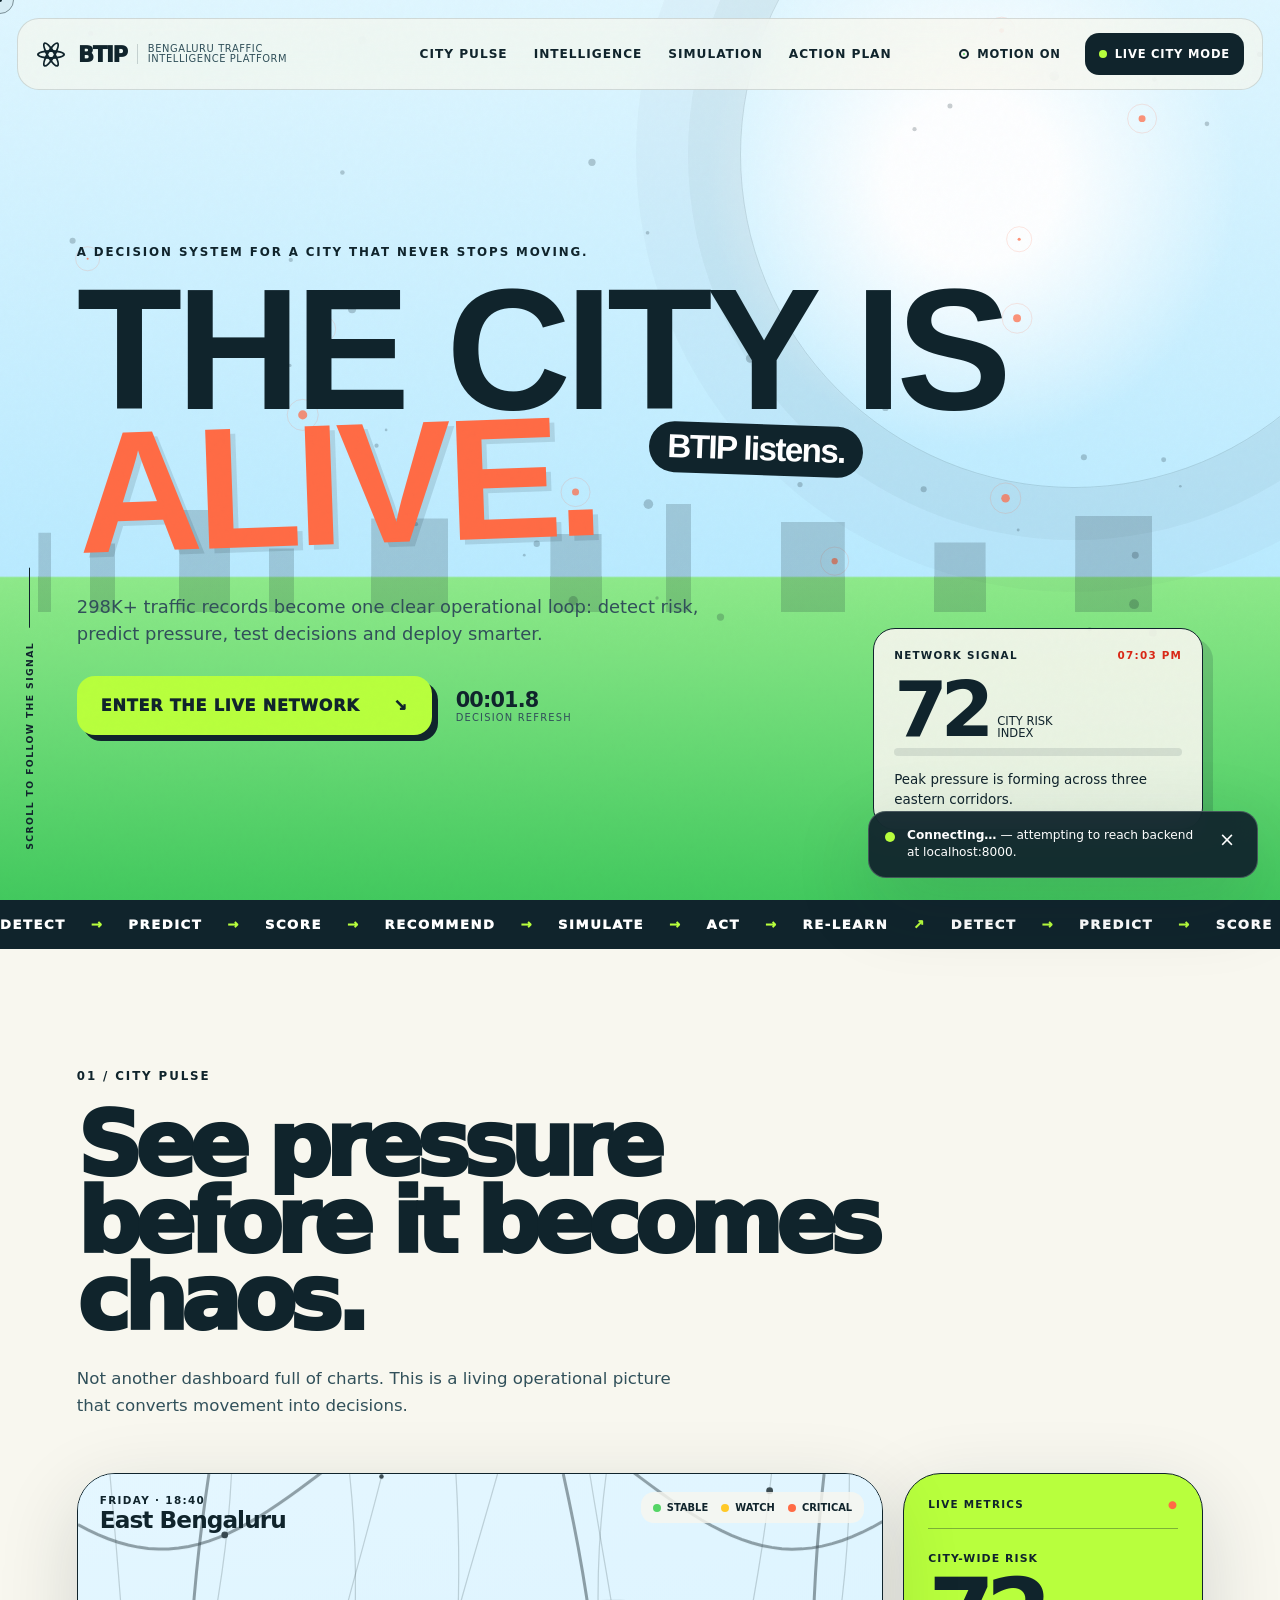
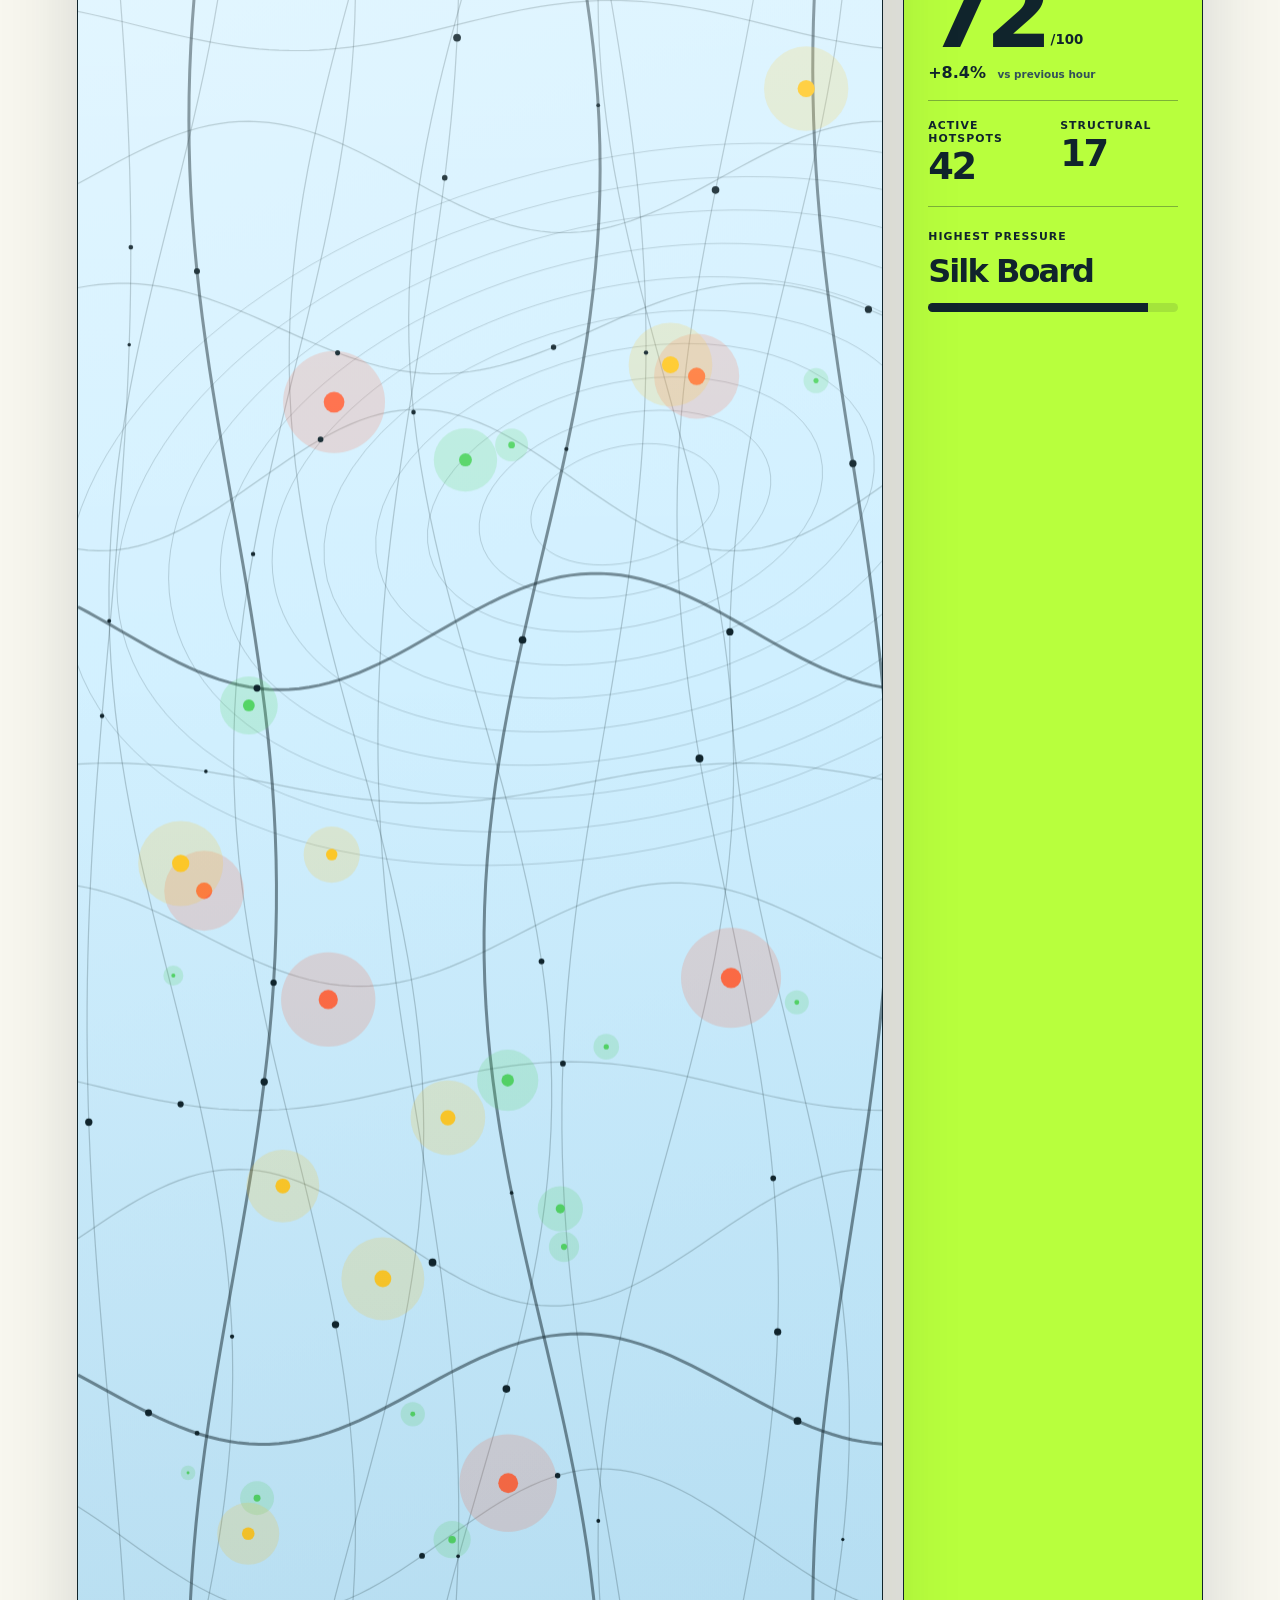
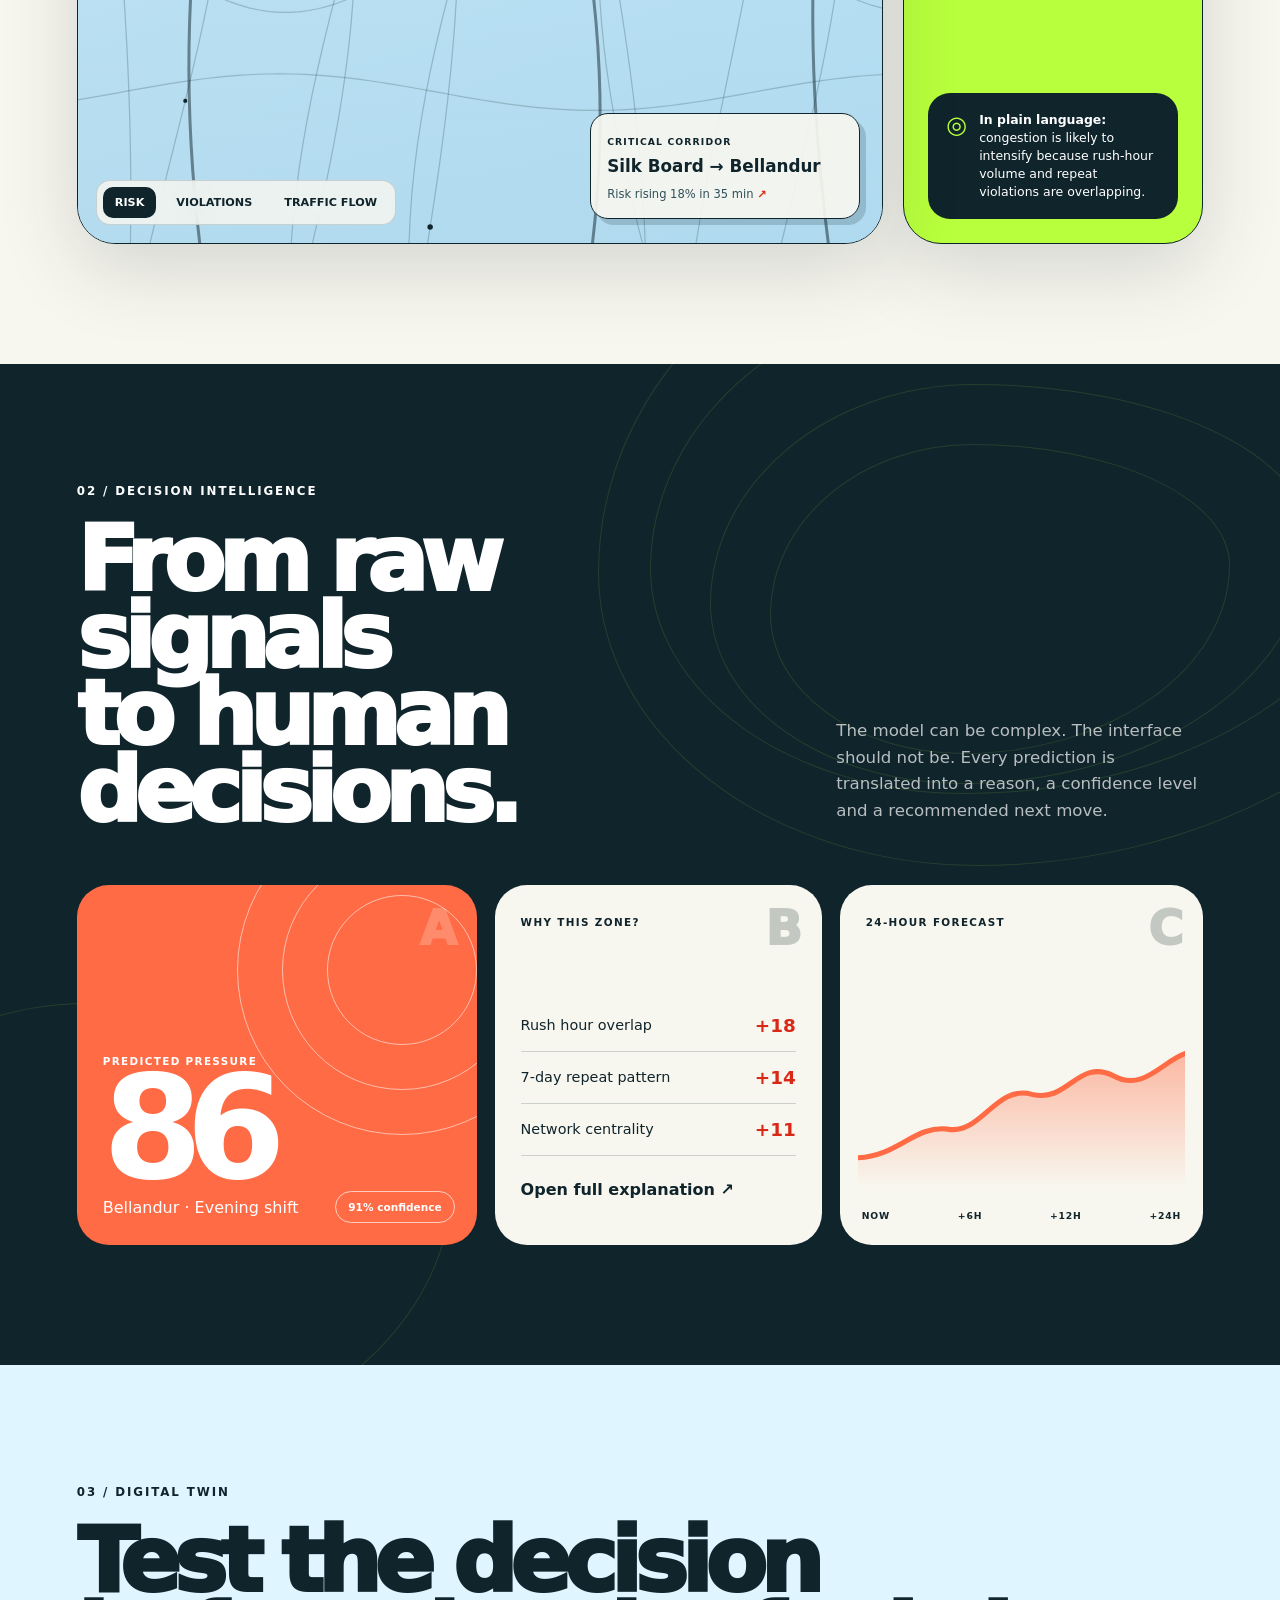
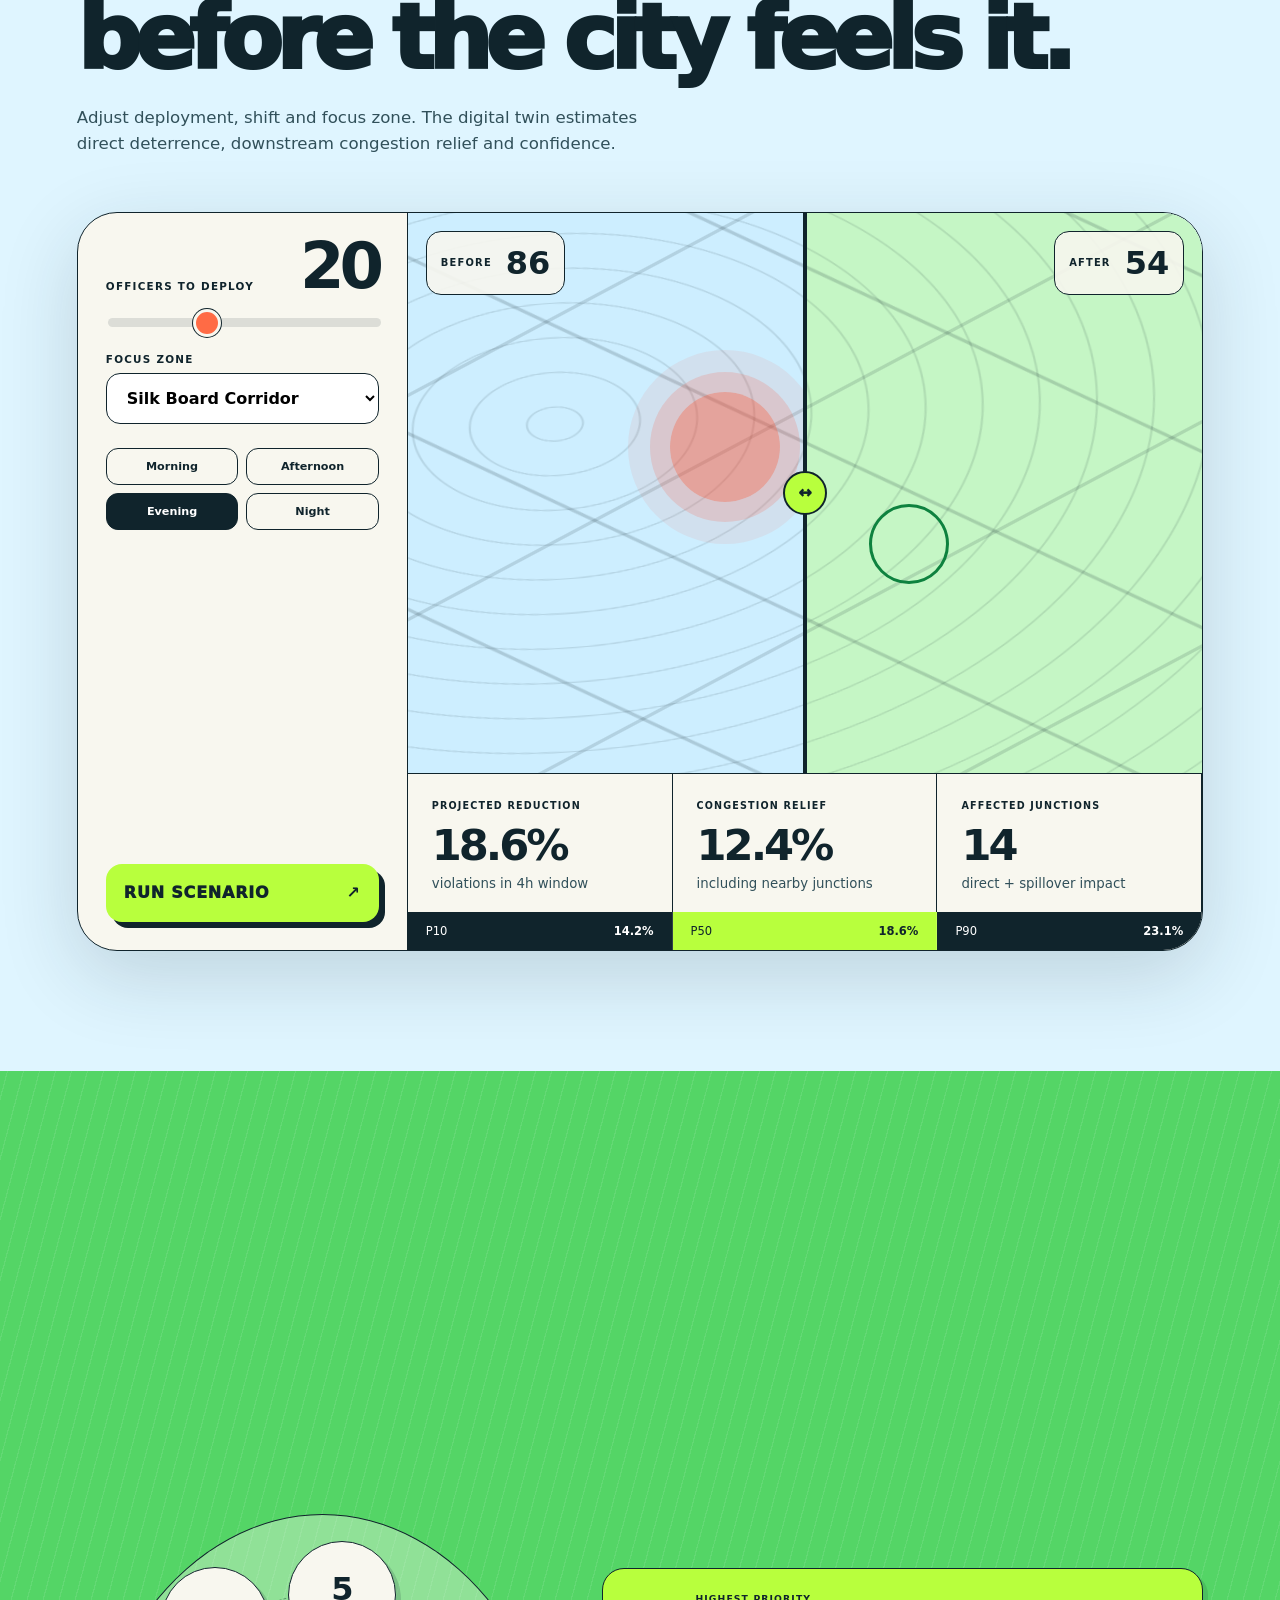
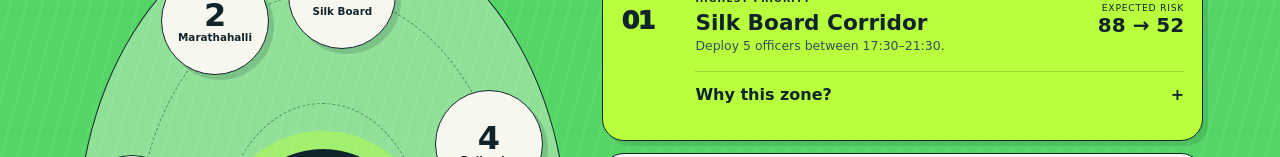
<file: BTIP_EventDriven_Congestion_FullStack_JudgeTour/btip_frontend_integrated/index.html>
<!DOCTYPE html>
<html lang="en">
<head>
  <meta charset="UTF-8" />
  <meta name="viewport" content="width=device-width, initial-scale=1.0" />
  <meta name="theme-color" content="#d9f2ff" />
  <meta name="description" content="BTIP — Bengaluru Traffic Intelligence Platform frontend concept." />
  <title>BTIP — Bengaluru Traffic Intelligence Platform</title>
  <link rel="stylesheet" href="styles.css" />
</head>
<body>
  <div class="cursor-orbit" aria-hidden="true"></div>
  <div class="grain" aria-hidden="true"></div>

  <header class="topbar" id="topbar">
    <a class="brand" href="#hero" aria-label="BTIP home">
      <span class="brand-mark" aria-hidden="true">
        <span></span><span></span><span></span>
      </span>
      <span class="brand-word">BTIP</span>
      <span class="brand-sub">Bengaluru Traffic<br/>Intelligence Platform</span>
    </a>

    <nav class="nav" aria-label="Primary navigation">
      <a href="#pulse">City pulse</a>
      <a href="#intelligence">Intelligence</a>
      <a href="#simulation">Simulation</a>
      <a href="#recommendations">Action plan</a>
    </nav>

    <div class="top-actions">
      <button class="sound-toggle" id="motionToggle" type="button" aria-pressed="false">
        <span class="motion-dot"></span>
        Motion on
      </button>
      <button class="live-pill" type="button" data-jump="#pulse">
        <span class="live-dot"></span>
        Live city mode
      </button>
    </div>
  </header>

  <main>
    <section class="hero" id="hero" aria-labelledby="hero-title">
      <canvas class="hero-canvas" id="heroCanvas" aria-hidden="true"></canvas>
      <div class="hero-skyline" aria-hidden="true"></div>
      <div class="hero-copy">
        <p class="eyebrow reveal">A decision system for a city that never stops moving.</p>
        <h1 id="hero-title" class="reveal">
          The city is<br />
          <span class="alive-word">alive.</span>
          <span class="hero-small">BTIP listens.</span>
        </h1>
        <p class="hero-intro reveal">
          298K+ traffic records become one clear operational loop:
          detect risk, predict pressure, test decisions and deploy smarter.
        </p>
        <div class="hero-cta reveal">
          <button class="primary-cta magnetic" type="button" data-jump="#pulse">
            Enter the live network
            <span aria-hidden="true">↘</span>
          </button>
          <div class="micro-stat">
            <strong>00:01.8</strong>
            <span>decision refresh</span>
          </div>
        </div>
      </div>

      <div class="hero-signal-card reveal" aria-label="Current network status">
        <div class="signal-card-top">
          <span>NETWORK SIGNAL</span>
          <span class="signal-time" id="signalTime">LIVE</span>
        </div>
        <div class="signal-score">
          <strong id="heroRisk">72</strong>
          <span>city risk<br/>index</span>
        </div>
        <div class="signal-bar"><span style="--signal:72%"></span></div>
        <p>Peak pressure is forming across three eastern corridors.</p>
      </div>

      <div class="hero-scroll" aria-hidden="true">
        <span>SCROLL TO FOLLOW THE SIGNAL</span>
        <i></i>
      </div>
    </section>

    <section class="loop-ribbon" aria-label="BTIP intelligence loop">
      <div class="ribbon-track">
        <span>DETECT</span><i>→</i><span>PREDICT</span><i>→</i><span>SCORE</span><i>→</i>
        <span>RECOMMEND</span><i>→</i><span>SIMULATE</span><i>→</i><span>ACT</span><i>→</i><span>RE-LEARN</span><i>↗</i>
        <span>DETECT</span><i>→</i><span>PREDICT</span><i>→</i><span>SCORE</span><i>→</i>
        <span>RECOMMEND</span><i>→</i><span>SIMULATE</span><i>→</i><span>ACT</span><i>→</i><span>RE-LEARN</span><i>↗</i>
      </div>
    </section>

    <section class="pulse-section section-pad" id="pulse">
      <div class="section-head reveal">
        <p class="section-kicker">01 / CITY PULSE</p>
        <h2>See pressure<br/>before it becomes chaos.</h2>
        <p>Not another dashboard full of charts. This is a living operational picture that converts movement into decisions.</p>
      </div>

      <div class="pulse-grid">
        <article class="network-stage reveal" id="networkStage">
          <canvas id="networkCanvas" aria-label="Animated traffic network visualization"></canvas>
          <div class="network-overlay top-left">
            <span>FRIDAY · 18:40</span>
            <strong>East Bengaluru</strong>
          </div>
          <div class="network-overlay bottom-left">
            <button class="layer-chip is-active" data-layer="risk">Risk</button>
            <button class="layer-chip" data-layer="violations">Violations</button>
            <button class="layer-chip" data-layer="flow">Traffic flow</button>
          </div>
          <div class="network-legend">
            <span><i class="legend-low"></i>stable</span>
            <span><i class="legend-mid"></i>watch</span>
            <span><i class="legend-high"></i>critical</span>
          </div>
          <button class="map-focus-card" type="button" id="mapFocusCard">
            <small>CRITICAL CORRIDOR</small>
            <strong>Silk Board → Bellandur</strong>
            <span>Risk rising 18% in 35 min <b>↗</b></span>
          </button>
        </article>

        <aside class="pulse-rail reveal">
          <div class="rail-topline">
            <span>LIVE METRICS</span>
            <span class="blink">●</span>
          </div>
          <div class="metric-block metric-main">
            <span>city-wide risk</span>
            <strong><em id="cityRiskMetric">72</em><small>/100</small></strong>
            <div class="metric-trend">+8.4% <span>vs previous hour</span></div>
          </div>
          <div class="metric-pair">
            <div>
              <span>active hotspots</span>
              <strong id="hotspotMetric">42</strong>
            </div>
            <div>
              <span>structural</span>
              <strong>17</strong>
            </div>
          </div>
          <div class="metric-block">
            <span>highest pressure</span>
            <strong class="metric-place">Silk Board</strong>
            <div class="meter"><span style="--value:88%"></span></div>
          </div>
          <div class="human-note">
            <span class="human-icon">◎</span>
            <p><b>In plain language:</b> congestion is likely to intensify because rush-hour volume and repeat violations are overlapping.</p>
          </div>
        </aside>
      </div>
    </section>

    <section class="intelligence-section" id="intelligence">
      <div class="terrain" aria-hidden="true">
        <span class="terrain-line line-a"></span>
        <span class="terrain-line line-b"></span>
        <span class="terrain-line line-c"></span>
      </div>
      <div class="section-pad intelligence-inner">
        <div class="section-head split reveal">
          <div>
            <p class="section-kicker">02 / DECISION INTELLIGENCE</p>
            <h2>From raw signals<br/>to human decisions.</h2>
          </div>
          <p>The model can be complex. The interface should not be. Every prediction is translated into a reason, a confidence level and a recommended next move.</p>
        </div>

        <div class="intelligence-cards">
          <article class="int-card int-card-primary reveal tilt-card">
            <div class="card-index">A</div>
            <div class="card-orbit" aria-hidden="true"><span></span><span></span><span></span></div>
            <div class="int-card-copy">
              <small>PREDICTED PRESSURE</small>
              <strong>86</strong>
              <p>Bellandur · Evening shift</p>
            </div>
            <div class="confidence-pill">91% confidence</div>
          </article>

          <article class="int-card reveal tilt-card">
            <div class="card-index">B</div>
            <small>WHY THIS ZONE?</small>
            <ul class="reason-list">
              <li><span>Rush hour overlap</span><b>+18</b></li>
              <li><span>7-day repeat pattern</span><b>+14</b></li>
              <li><span>Network centrality</span><b>+11</b></li>
            </ul>
            <button class="text-button" type="button">Open full explanation ↗</button>
          </article>

          <article class="int-card reveal tilt-card">
            <div class="card-index">C</div>
            <small>24-HOUR FORECAST</small>
            <svg class="forecast-spark" viewBox="0 0 320 150" role="img" aria-label="Risk forecast chart">
              <defs>
                <linearGradient id="areaFill" x1="0" x2="0" y1="0" y2="1">
                  <stop offset="0%" stop-color="#ff6b45" stop-opacity=".45"/>
                  <stop offset="100%" stop-color="#ff6b45" stop-opacity="0"/>
                </linearGradient>
              </defs>
              <path class="forecast-area" d="M0,120 C40,118 55,88 88,92 C120,98 135,48 170,58 C205,67 215,22 250,40 C279,56 298,25 320,18 L320,150 L0,150Z" fill="url(#areaFill)"/>
              <path class="forecast-line" d="M0,120 C40,118 55,88 88,92 C120,98 135,48 170,58 C205,67 215,22 250,40 C279,56 298,25 320,18" fill="none"/>
            </svg>
            <div class="forecast-axis"><span>NOW</span><span>+6H</span><span>+12H</span><span>+24H</span></div>
          </article>
        </div>
      </div>
    </section>

    <section class="simulation-section section-pad" id="simulation">
      <div class="section-head reveal">
        <p class="section-kicker">03 / DIGITAL TWIN</p>
        <h2>Test the decision<br/>before the city feels it.</h2>
        <p>Adjust deployment, shift and focus zone. The digital twin estimates direct deterrence, downstream congestion relief and confidence.</p>
      </div>

      <div class="sim-shell reveal">
        <div class="sim-controls">
          <div class="control-label">
            <span>OFFICERS TO DEPLOY</span>
            <strong id="officerValue">20</strong>
          </div>
          <input id="officerRange" type="range" min="4" max="50" value="20" aria-label="Officers to deploy" />

          <label class="select-wrap">
            <span>FOCUS ZONE</span>
            <select id="zoneSelect">
              <option value="silk">Silk Board Corridor</option>
              <option value="bellandur">Bellandur Junction</option>
              <option value="hebbal">Hebbal Flyover</option>
              <option value="tin">Tin Factory</option>
            </select>
          </label>

          <div class="shift-control" role="group" aria-label="Shift selection">
            <button type="button" data-shift="Morning">Morning</button>
            <button type="button" data-shift="Afternoon">Afternoon</button>
            <button type="button" class="is-active" data-shift="Evening">Evening</button>
            <button type="button" data-shift="Night">Night</button>
          </div>

          <button id="runSimulation" class="run-sim magnetic" type="button">
            <span>RUN SCENARIO</span>
            <b>↗</b>
          </button>
        </div>

        <div class="sim-visual">
          <div class="sim-map before-map">
            <div class="map-label"><span>BEFORE</span><strong id="beforeRisk">86</strong></div>
            <div class="road-field" aria-hidden="true"></div>
            <div class="hotspot hotspot-one"></div>
            <div class="hotspot hotspot-two"></div>
            <div class="hotspot hotspot-three"></div>
          </div>
          <div class="sim-map after-map" id="afterMap">
            <div class="map-label"><span>AFTER</span><strong id="afterRisk">54</strong></div>
            <div class="road-field" aria-hidden="true"></div>
            <div class="relief-ring ring-one"></div>
            <div class="relief-ring ring-two"></div>
          </div>
          <button class="compare-handle" id="compareHandle" type="button" aria-label="Drag to compare before and after">
            <span>↔</span>
          </button>
        </div>

        <div class="sim-results">
          <div class="result-card">
            <span>PROJECTED REDUCTION</span>
            <strong><em id="reductionValue">18.6</em>%</strong>
            <small>violations in 4h window</small>
          </div>
          <div class="result-card">
            <span>CONGESTION RELIEF</span>
            <strong><em id="reliefValue">12.4</em>%</strong>
            <small>including nearby junctions</small>
          </div>
          <div class="result-card">
            <span>AFFECTED JUNCTIONS</span>
            <strong><em id="junctionValue">14</em></strong>
            <small>direct + spillover impact</small>
          </div>
          <div class="confidence-strip">
            <div><span>P10</span><b id="p10Value">14.2%</b></div>
            <div class="median"><span>P50</span><b id="p50Value">18.6%</b></div>
            <div><span>P90</span><b id="p90Value">23.1%</b></div>
          </div>
        </div>
      </div>
    </section>

    <section class="recommendations-section" id="recommendations">
      <div class="section-pad">
        <div class="section-head split reveal">
          <div>
            <p class="section-kicker">04 / ACTION PLAN</p>
            <h2>A plan people<br/>can trust and use.</h2>
          </div>
          <p>Every allocation is ranked, explained and ready to hand to an operations team—not buried inside model output.</p>
        </div>

        <div class="recommendation-layout">
          <div class="deployment-orbit reveal" aria-label="Animated deployment visualization">
            <div class="orbit-center">
              <small>20 OFFICERS</small>
              <strong>6 zones</strong>
              <span>optimal allocation</span>
            </div>
            <button class="orbit-node node-one" type="button"><b>5</b><span>Silk Board</span></button>
            <button class="orbit-node node-two" type="button"><b>4</b><span>Bellandur</span></button>
            <button class="orbit-node node-three" type="button"><b>4</b><span>Hebbal</span></button>
            <button class="orbit-node node-four" type="button"><b>3</b><span>Tin Factory</span></button>
            <button class="orbit-node node-five" type="button"><b>2</b><span>KR Puram</span></button>
            <button class="orbit-node node-six" type="button"><b>2</b><span>Marathahalli</span></button>
          </div>

          <div class="recommendation-stack reveal">
            <article class="recommendation-card featured">
              <div class="rec-rank">01</div>
              <div class="rec-main">
                <small>HIGHEST PRIORITY</small>
                <h3>Silk Board Corridor</h3>
                <p>Deploy 5 officers between 17:30–21:30.</p>
              </div>
              <div class="rec-impact"><span>expected risk</span><strong>88 → 52</strong></div>
              <button class="rec-expand" type="button" aria-expanded="false">Why this zone? <span>+</span></button>
              <div class="rec-detail">
                <p>Repeat offences, rush-hour demand and network centrality combine to make this the strongest intervention point.</p>
              </div>
            </article>

            <article class="recommendation-card">
              <div class="rec-rank">02</div>
              <div class="rec-main"><small>HIGH PRIORITY</small><h3>Bellandur Junction</h3><p>Deploy 4 officers with mobile patrol support.</p></div>
              <div class="rec-impact"><span>expected risk</span><strong>84 → 58</strong></div>
              <button class="rec-expand" type="button" aria-expanded="false">Why this zone? <span>+</span></button>
              <div class="rec-detail"><p>High persistence and spillover potential mean one intervention can influence multiple adjacent junctions.</p></div>
            </article>

            <article class="recommendation-card">
              <div class="rec-rank">03</div>
              <div class="rec-main"><small>NETWORK PRIORITY</small><h3>Hebbal Flyover</h3><p>Deploy 4 officers and watch northbound flow.</p></div>
              <div class="rec-impact"><span>expected risk</span><strong>79 → 61</strong></div>
              <button class="rec-expand" type="button" aria-expanded="false">Why this zone? <span>+</span></button>
              <div class="rec-detail"><p>Its structural importance is higher than its raw violation count, making it a hidden leverage point.</p></div>
            </article>
          </div>
        </div>
      </div>
    </section>

    <section class="closing-section">
      <canvas id="closingCanvas" aria-hidden="true"></canvas>
      <div class="closing-copy reveal">
        <p>BUILT FOR BENGALURU. DESIGNED FOR DECISIONS.</p>
        <h2>Less reaction.<br/><span>More anticipation.</span></h2>
        <button class="primary-cta closing-cta magnetic" type="button" data-jump="#hero">Return to the city pulse ↑</button>
      </div>
      <div class="closing-data">
        <span>HDBSCAN</span><span>LIGHTGBM</span><span>LSTM</span><span>GRAPH INTELLIGENCE</span><span>ILP + PPO</span><span>DIGITAL TWIN</span>
      </div>
    </section>
  </main>

  <div class="demo-toast" id="demoToast" role="status" aria-live="polite">
    <span class="toast-dot"></span>
    <p><b>Connecting…</b> — attempting to reach backend at localhost:8000.</p>
    <button type="button" id="closeToast" aria-label="Close notification">×</button>
  </div>

  <script src="app.js"></script>
</body>
</html>
</file>
<file: BTIP_EventDriven_Congestion_FullStack_JudgeTour/btip_frontend_integrated/styles.css>
:root {
  --ink: #10242c;
  --ink-soft: #31505a;
  --sky: #dff5ff;
  --sky-2: #bfeaff;
  --paper: #f8f7ef;
  --grass: #54d566;
  --grass-deep: #0e823f;
  --lime: #b8ff3d;
  --signal: #ff6b45;
  --signal-deep: #d92816;
  --electric: #2f73ff;
  --yellow: #ffc928;
  --white: #ffffff;
  --line: rgba(16, 36, 44, .18);
  --shadow: 0 24px 80px rgba(16, 36, 44, .16);
  --radius-xl: 38px;
  --radius-lg: 28px;
  --ease: cubic-bezier(.2,.85,.25,1);
}

* { box-sizing: border-box; }
html { scroll-behavior: smooth; }
body {
  margin: 0;
  color: var(--ink);
  background: var(--paper);
  font-family: Inter, ui-sans-serif, system-ui, -apple-system, BlinkMacSystemFont, "Segoe UI", sans-serif;
  overflow-x: hidden;
}
body.motion-off *, body.motion-off *::before, body.motion-off *::after {
  animation-play-state: paused !important;
  transition-duration: 0.01ms !important;
}
button, select, input { font: inherit; }
button { color: inherit; }
a { color: inherit; text-decoration: none; }

.grain {
  position: fixed;
  inset: 0;
  pointer-events: none;
  opacity: .12;
  z-index: 100;
  background-image: url("data:image/svg+xml,%3Csvg viewBox='0 0 180 180' xmlns='http://www.w3.org/2000/svg'%3E%3Cfilter id='n'%3E%3CfeTurbulence type='fractalNoise' baseFrequency='.9' numOctaves='3' stitchTiles='stitch'/%3E%3C/filter%3E%3Crect width='100%25' height='100%25' filter='url(%23n)' opacity='.18'/%3E%3C/svg%3E");
  mix-blend-mode: multiply;
}
.cursor-orbit {
  position: fixed;
  width: 28px;
  height: 28px;
  border: 1px solid rgba(16,36,44,.45);
  border-radius: 50%;
  z-index: 200;
  pointer-events: none;
  transform: translate(-50%, -50%);
  transition: width .25s var(--ease), height .25s var(--ease), background .25s var(--ease), opacity .25s;
  backdrop-filter: invert(.04);
}
.cursor-orbit::after {
  content: "";
  position: absolute;
  width: 4px;
  height: 4px;
  background: var(--ink);
  border-radius: 50%;
  left: 50%; top: 50%; transform: translate(-50%, -50%);
}
.cursor-orbit.is-hover { width: 58px; height: 58px; background: rgba(184,255,61,.22); }

.topbar {
  position: fixed;
  top: 18px;
  left: 50%;
  transform: translateX(-50%);
  width: min(1420px, calc(100% - 34px));
  height: 72px;
  display: grid;
  grid-template-columns: 1.1fr auto 1fr;
  align-items: center;
  gap: 20px;
  padding: 0 18px 0 16px;
  background: rgba(248,247,239,.72);
  border: 1px solid rgba(16,36,44,.14);
  border-radius: 22px;
  backdrop-filter: blur(18px) saturate(150%);
  z-index: 90;
  transition: background .3s, box-shadow .3s, transform .3s;
}
.topbar.scrolled { box-shadow: 0 12px 45px rgba(16,36,44,.12); background: rgba(248,247,239,.9); }
.brand { display: flex; align-items: center; gap: 10px; min-width: 0; }
.brand-mark { width: 34px; height: 34px; display: grid; place-items: center; position: relative; flex: 0 0 auto; }
.brand-mark span { position: absolute; width: 28px; height: 9px; border: 2px solid var(--ink); border-radius: 50%; transform: rotate(var(--r)); }
.brand-mark span:nth-child(1) { --r: 0deg; }
.brand-mark span:nth-child(2) { --r: 60deg; }
.brand-mark span:nth-child(3) { --r: -60deg; }
.brand-word { font-weight: 950; letter-spacing: -.06em; font-size: 1.32rem; }
.brand-sub { font-size: .62rem; line-height: 1.05; letter-spacing: .06em; text-transform: uppercase; color: var(--ink-soft); border-left: 1px solid var(--line); padding-left: 10px; }
.nav { display: flex; align-items: center; gap: 26px; font-size: .76rem; text-transform: uppercase; letter-spacing: .08em; font-weight: 750; }
.nav a { position: relative; }
.nav a::after { content:""; position:absolute; left:0; right:100%; bottom:-6px; height:2px; background:var(--signal); transition:right .25s var(--ease); }
.nav a:hover::after { right:0; }
.top-actions { display: flex; align-items: center; justify-content: flex-end; gap: 10px; }
.sound-toggle, .live-pill {
  border: 0;
  height: 42px;
  border-radius: 14px;
  padding: 0 14px;
  cursor: pointer;
  font-size: .72rem;
  font-weight: 800;
  text-transform: uppercase;
  letter-spacing: .07em;
}
.sound-toggle { background: transparent; display:flex; align-items:center; gap:8px; }
.motion-dot { width:10px; height:10px; border-radius:50%; border:2px solid var(--ink); position:relative; }
.motion-dot::after { content:""; position:absolute; inset:2px; border-radius:50%; background:var(--grass); }
.live-pill { background: var(--ink); color: var(--white); display:flex; align-items:center; gap:8px; }
.live-dot { width:8px; height:8px; border-radius:50%; background:var(--lime); box-shadow:0 0 0 0 rgba(184,255,61,.7); animation:pulseDot 1.8s infinite; }
@keyframes pulseDot { 70% { box-shadow:0 0 0 9px rgba(184,255,61,0); } 100% { box-shadow:0 0 0 0 rgba(184,255,61,0); } }

.hero {
  min-height: 100svh;
  position: relative;
  overflow: hidden;
  padding: 150px max(6vw, 32px) 70px;
  background:
    radial-gradient(circle at 76% 20%, rgba(255,255,255,.95) 0 7%, transparent 22%),
    linear-gradient(180deg, #dff6ff 0%, #b9eaff 64%, #8ee98a 64.2%, #42c95e 100%);
  display: grid;
  align-items: center;
}
.hero::before {
  content:"";
  position:absolute;
  width: 52vw;
  height: 52vw;
  min-width: 640px;
  min-height: 640px;
  border: 1px solid rgba(16,36,44,.14);
  border-radius: 50%;
  right: -10vw;
  top: -14vw;
  box-shadow: 0 0 0 52px rgba(16,36,44,.035), 0 0 0 104px rgba(16,36,44,.025);
  animation: breathe 10s ease-in-out infinite;
}
@keyframes breathe { 50% { transform: scale(1.05) rotate(4deg); } }
.hero-canvas { position:absolute; inset:0; width:100%; height:100%; }
.hero-skyline {
  position:absolute; left:0; right:0; bottom:32%; height:120px; opacity:.18;
  background:
    linear-gradient(90deg, transparent 0 3%, var(--ink) 3% 4%, transparent 4% 7%, var(--ink) 7% 9%, transparent 9% 14%, var(--ink) 14% 18%, transparent 18% 21%, var(--ink) 21% 23%, transparent 23% 29%, var(--ink) 29% 35%, transparent 35% 43%, var(--ink) 43% 47%, transparent 47% 52%, var(--ink) 52% 54%, transparent 54% 61%, var(--ink) 61% 66%, transparent 66% 73%, var(--ink) 73% 77%, transparent 77% 84%, var(--ink) 84% 90%, transparent 90%);
  clip-path: polygon(0 70%, 3% 70%, 3% 34%, 4% 34%, 4% 70%, 7% 70%, 7% 43%, 9% 43%, 9% 70%, 14% 70%, 14% 15%, 18% 15%, 18% 70%, 21% 70%, 21% 47%, 23% 47%, 23% 70%, 29% 70%, 29% 22%, 35% 22%, 35% 70%, 43% 70%, 43% 35%, 47% 35%, 47% 70%, 52% 70%, 52% 10%, 54% 10%, 54% 70%, 61% 70%, 61% 25%, 66% 25%, 66% 70%, 73% 70%, 73% 42%, 77% 42%, 77% 70%, 84% 70%, 84% 20%, 90% 20%, 90% 70%, 100% 70%, 100% 100%, 0 100%);
}
.hero-copy { position:relative; z-index:2; max-width: 980px; }
.eyebrow, .section-kicker { font-size:.74rem; font-weight:900; letter-spacing:.16em; text-transform:uppercase; margin:0 0 24px; }
.hero h1 {
  margin:0;
  font-family: Impact, Haettenschweiler, "Arial Narrow Bold", sans-serif;
  text-transform: uppercase;
  letter-spacing: -.035em;
  line-height: .78;
  font-size: clamp(6.2rem, 13.5vw, 14rem);
  font-weight: 900;
}
.alive-word { display:inline-block; color:var(--signal); transform:rotate(-2deg); text-shadow: 5px 5px 0 rgba(16,36,44,.12); }
.hero-small { font-family: Inter, sans-serif; display:inline-block; font-size:clamp(1.4rem, 2.6vw, 3rem); letter-spacing:-.05em; text-transform:none; vertical-align:top; margin: .2em 0 0 .3em; background:var(--ink); color:white; padding:.35em .55em .4em; border-radius:999px; transform:rotate(2deg); }
.hero-intro { max-width:650px; font-size:clamp(1rem,1.4vw,1.35rem); line-height:1.5; margin:42px 0 28px; color:var(--ink-soft); }
.hero-cta { display:flex; align-items:center; gap:24px; }
.primary-cta, .run-sim {
  border:0; cursor:pointer; background:var(--lime); color:var(--ink); font-weight:950; text-transform:uppercase; letter-spacing:.05em;
  box-shadow: 6px 6px 0 var(--ink);
  transition: transform .2s var(--ease), box-shadow .2s var(--ease);
}
.primary-cta { padding:20px 24px; border-radius:18px; display:flex; align-items:center; gap:34px; }
.primary-cta:hover, .run-sim:hover { transform:translate(3px,3px); box-shadow:3px 3px 0 var(--ink); }
.micro-stat { display:flex; flex-direction:column; text-transform:uppercase; }
.micro-stat strong { font-size:1.3rem; letter-spacing:-.04em; }
.micro-stat span { font-size:.62rem; letter-spacing:.12em; color:var(--ink-soft); }
.hero-signal-card {
  position:absolute; right:max(6vw,32px); bottom:70px; z-index:3; width:min(330px,32vw); min-width:280px;
  background:rgba(248,247,239,.9); border:1px solid var(--ink); border-radius:22px; padding:20px; box-shadow:10px 10px 0 rgba(16,36,44,.16); transform:rotate(1deg);
}
.signal-card-top { display:flex; justify-content:space-between; font-size:.65rem; font-weight:900; letter-spacing:.12em; }
.signal-time { color:var(--signal-deep); }
.signal-score { display:flex; align-items:flex-end; gap:10px; margin:18px 0 8px; }
.signal-score strong { font-size:4.8rem; line-height:.8; letter-spacing:-.09em; }
.signal-score span { font-size:.72rem; text-transform:uppercase; line-height:1.1; }
.signal-bar { height:8px; background:rgba(16,36,44,.1); border-radius:99px; overflow:hidden; }
.signal-bar span { display:block; width:var(--signal); height:100%; background:linear-gradient(90deg,var(--grass),var(--yellow),var(--signal)); border-radius:inherit; animation:signalGrow 1.4s var(--ease) both; }
@keyframes signalGrow { from { width:0; } }
.hero-signal-card p { margin:14px 0 0; font-size:.84rem; line-height:1.45; }
.hero-scroll { position:absolute; left:24px; bottom:50px; writing-mode:vertical-rl; transform:rotate(180deg); display:flex; gap:14px; align-items:center; font-size:.58rem; letter-spacing:.15em; font-weight:900; }
.hero-scroll i { display:block; width:1px; height:60px; background:var(--ink); overflow:hidden; }

.loop-ribbon { overflow:hidden; background:var(--ink); color:white; border-top:1px solid var(--ink); border-bottom:1px solid var(--ink); }
.ribbon-track { display:flex; width:max-content; gap:25px; align-items:center; padding:16px 0; font-size:.82rem; font-weight:950; letter-spacing:.12em; animation:ribbon 24s linear infinite; }
.ribbon-track i { color:var(--lime); font-style:normal; }
@keyframes ribbon { to { transform:translateX(-50%); } }

.section-pad { padding:120px max(6vw,32px); }
.section-head { max-width:1100px; margin-bottom:54px; }
.section-head h2 { margin:0; font-size:clamp(3.6rem,7vw,8rem); line-height:.86; letter-spacing:-.075em; font-weight:950; }
.section-head > p:last-child { max-width:610px; line-height:1.6; color:var(--ink-soft); font-size:1.04rem; margin-top:28px; }
.section-head.split { display:grid; grid-template-columns:1.45fr .75fr; align-items:end; gap:50px; max-width:none; }
.section-head.split > p { margin:0 0 6px; }

.pulse-section { background:var(--paper); }
.pulse-grid { display:grid; grid-template-columns:minmax(0,1.55fr) minmax(300px,.45fr); gap:20px; align-items:stretch; }
.network-stage { position:relative; min-height:670px; background:#cdeeff; border:1px solid var(--ink); border-radius:var(--radius-xl); overflow:hidden; box-shadow:var(--shadow); }
.network-stage canvas { width:100%; height:100%; display:block; }
.network-stage::after { content:""; position:absolute; inset:0; pointer-events:none; background:linear-gradient(180deg,rgba(255,255,255,.18),transparent 40%,rgba(16,36,44,.08)); }
.network-overlay { position:absolute; z-index:2; }
.network-overlay.top-left { left:22px; top:20px; display:flex; flex-direction:column; }
.network-overlay.top-left span { font-size:.65rem; font-weight:900; letter-spacing:.13em; }
.network-overlay.top-left strong { font-size:1.45rem; letter-spacing:-.04em; }
.network-overlay.bottom-left { left:18px; bottom:18px; display:flex; gap:8px; background:rgba(248,247,239,.82); border:1px solid rgba(16,36,44,.16); padding:6px; border-radius:14px; backdrop-filter:blur(12px); }
.layer-chip { border:0; background:transparent; padding:9px 12px; border-radius:10px; font-size:.7rem; font-weight:900; text-transform:uppercase; cursor:pointer; }
.layer-chip.is-active { background:var(--ink); color:white; }
.network-legend { position:absolute; right:18px; top:18px; z-index:3; display:flex; gap:13px; background:rgba(248,247,239,.82); padding:10px 12px; border-radius:13px; font-size:.62rem; text-transform:uppercase; font-weight:800; }
.network-legend span { display:flex; align-items:center; gap:6px; }
.network-legend i { width:8px; height:8px; border-radius:50%; }
.legend-low { background:var(--grass); } .legend-mid { background:var(--yellow); } .legend-high { background:var(--signal); }
.map-focus-card { position:absolute; right:22px; bottom:24px; width:270px; z-index:3; text-align:left; border:1px solid var(--ink); background:rgba(248,247,239,.92); border-radius:18px; padding:16px; cursor:pointer; box-shadow:6px 6px 0 rgba(16,36,44,.18); transition:transform .3s var(--ease); }
.map-focus-card:hover { transform:translateY(-6px) rotate(-1deg); }
.map-focus-card small { font-size:.58rem; letter-spacing:.12em; font-weight:900; }
.map-focus-card strong { display:block; margin:7px 0; font-size:1.05rem; }
.map-focus-card span { font-size:.72rem; color:var(--ink-soft); }
.map-focus-card b { color:var(--signal-deep); }

.pulse-rail { border:1px solid var(--ink); border-radius:var(--radius-xl); padding:24px; background:var(--lime); display:flex; flex-direction:column; gap:18px; box-shadow:var(--shadow); }
.rail-topline { display:flex; justify-content:space-between; font-size:.65rem; letter-spacing:.12em; font-weight:900; }
.blink { color:var(--signal); animation:blink 1.2s steps(2) infinite; }
@keyframes blink { 50% { opacity:.2; } }
.metric-block, .metric-pair { border-top:1px solid rgba(16,36,44,.35); padding-top:18px; }
.metric-block > span, .metric-pair span { font-size:.68rem; text-transform:uppercase; letter-spacing:.1em; font-weight:800; }
.metric-main strong { display:flex; align-items:flex-end; margin-top:10px; }
.metric-main em { font-style:normal; font-size:6rem; line-height:.8; letter-spacing:-.1em; }
.metric-main small { margin:0 0 6px 8px; }
.metric-trend { margin-top:10px; font-weight:900; }
.metric-trend span { font-size:.65rem; color:var(--ink-soft); margin-left:6px; }
.metric-pair { display:grid; grid-template-columns:1fr 1fr; gap:14px; }
.metric-pair > div { display:flex; flex-direction:column; }
.metric-pair strong { font-size:2.3rem; letter-spacing:-.06em; }
.metric-place { display:block; font-size:2rem; letter-spacing:-.06em; margin:8px 0 13px; }
.meter { height:9px; border-radius:99px; background:rgba(16,36,44,.12); overflow:hidden; }
.meter span { display:block; height:100%; width:var(--value); background:var(--ink); }
.human-note { margin-top:auto; background:var(--ink); color:white; border-radius:22px; padding:18px; display:flex; gap:12px; }
.human-icon { color:var(--lime); font-size:1.5rem; }
.human-note p { margin:0; font-size:.78rem; line-height:1.45; }

.intelligence-section { position:relative; overflow:hidden; background:var(--ink); color:white; }
.intelligence-inner { position:relative; z-index:2; }
.intelligence-section .section-head > p { color:rgba(255,255,255,.7); }
.terrain { position:absolute; inset:0; opacity:.22; overflow:hidden; }
.terrain::before, .terrain::after, .terrain-line { content:""; position:absolute; border:1px solid rgba(184,255,61,.55); border-radius:44% 56% 58% 42% / 55% 39% 61% 45%; }
.terrain::before { width:900px; height:650px; right:-220px; top:-150px; animation:terrainFloat 16s ease-in-out infinite; }
.terrain::after { width:650px; height:460px; left:-200px; bottom:-100px; animation:terrainFloat 13s ease-in-out infinite reverse; }
.line-a { width:750px; height:500px; right:-120px; top:-70px; }
.line-b { width:600px; height:400px; right:-30px; top:20px; }
.line-c { width:460px; height:310px; right:50px; top:80px; }
@keyframes terrainFloat { 50% { transform:translate(30px,18px) rotate(6deg); } }
.intelligence-cards { display:grid; grid-template-columns:1.1fr .9fr 1fr; gap:18px; }
.int-card { min-height:360px; position:relative; background:var(--paper); color:var(--ink); border-radius:32px; padding:26px; overflow:hidden; transition:transform .2s; transform-style:preserve-3d; }
.int-card-primary { background:var(--signal); color:white; }
.card-index { position:absolute; right:20px; top:15px; font-size:3rem; font-weight:950; opacity:.22; }
.card-orbit { position:absolute; width:330px; height:330px; right:-90px; top:-80px; animation:spin 14s linear infinite; }
.card-orbit span { position:absolute; inset:var(--i,0); border:1px solid rgba(255,255,255,.55); border-radius:50%; }
.card-orbit span:nth-child(1) { --i:0; } .card-orbit span:nth-child(2) { --i:45px; } .card-orbit span:nth-child(3) { --i:90px; }
@keyframes spin { to { transform:rotate(360deg); } }
.int-card-copy { position:absolute; left:26px; bottom:28px; }
.int-card small { font-size:.65rem; letter-spacing:.13em; font-weight:900; }
.int-card-primary .int-card-copy strong { display:block; font-size:9rem; letter-spacing:-.12em; line-height:.82; }
.int-card-copy p { margin:10px 0 0; }
.confidence-pill { position:absolute; right:22px; bottom:22px; border:1px solid rgba(255,255,255,.65); border-radius:999px; padding:9px 12px; font-size:.66rem; font-weight:900; }
.reason-list { list-style:none; padding:0; margin:70px 0 24px; }
.reason-list li { display:flex; justify-content:space-between; align-items:center; padding:15px 0; border-bottom:1px solid var(--line); font-size:.9rem; }
.reason-list b { color:var(--signal-deep); font-size:1.15rem; }
.text-button { border:0; background:transparent; padding:0; font-weight:900; cursor:pointer; }
.forecast-spark { position:absolute; left:18px; right:18px; width:calc(100% - 36px); bottom:56px; }
.forecast-line { stroke:var(--signal); stroke-width:5; stroke-linecap:round; stroke-dasharray:800; animation:draw 2.2s var(--ease) both; }
@keyframes draw { from { stroke-dashoffset:800; } to { stroke-dashoffset:0; } }
.forecast-axis { position:absolute; left:22px; right:22px; bottom:24px; display:flex; justify-content:space-between; font-size:.58rem; letter-spacing:.09em; font-weight:900; }

.simulation-section { background:#dff5ff; }
.sim-shell { display:grid; grid-template-columns:330px minmax(0,1fr); grid-template-rows:auto auto; background:var(--paper); border:1px solid var(--ink); border-radius:40px; overflow:hidden; box-shadow:var(--shadow); }
.sim-controls { padding:28px; border-right:1px solid var(--ink); grid-row:1 / 3; display:flex; flex-direction:column; gap:24px; }
.control-label { display:flex; justify-content:space-between; align-items:end; }
.control-label span, .select-wrap span { font-size:.65rem; letter-spacing:.12em; font-weight:900; }
.control-label strong { font-size:4rem; line-height:.8; letter-spacing:-.08em; }
input[type="range"] { appearance:none; width:100%; height:9px; background:rgba(16,36,44,.12); border-radius:99px; outline:0; }
input[type="range"]::-webkit-slider-thumb { appearance:none; width:28px; height:28px; border-radius:50%; background:var(--signal); border:3px solid var(--paper); box-shadow:0 0 0 1px var(--ink); cursor:grab; }
.select-wrap { display:flex; flex-direction:column; gap:8px; }
select { width:100%; padding:14px 16px; background:white; border:1px solid var(--ink); border-radius:14px; font-weight:800; }
.shift-control { display:grid; grid-template-columns:1fr 1fr; gap:8px; }
.shift-control button { border:1px solid var(--ink); border-radius:12px; background:transparent; padding:11px 8px; font-size:.7rem; font-weight:900; cursor:pointer; }
.shift-control button.is-active { background:var(--ink); color:white; }
.run-sim { margin-top:auto; min-height:58px; border-radius:16px; display:flex; align-items:center; justify-content:space-between; padding:0 18px; }
.sim-visual { position:relative; min-height:560px; overflow:hidden; background:#cdeeff; }
.sim-map { position:absolute; inset:0; overflow:hidden; }
.after-map { clip-path:inset(0 0 0 50%); background:#c5f6c5; }
.road-field { position:absolute; inset:-20%; background:
  repeating-radial-gradient(ellipse at 30% 40%, transparent 0 24px, rgba(16,36,44,.12) 25px 26px, transparent 27px 52px),
  repeating-linear-gradient(29deg, transparent 0 72px, rgba(16,36,44,.18) 73px 75px, transparent 76px 145px),
  repeating-linear-gradient(-24deg, transparent 0 110px, rgba(16,36,44,.14) 111px 113px, transparent 114px 180px);
  transform:rotate(-4deg) scale(1.1);
}
.map-label { position:absolute; top:18px; z-index:5; background:rgba(248,247,239,.9); border:1px solid var(--ink); padding:12px 14px; border-radius:15px; display:flex; align-items:center; gap:14px; }
.before-map .map-label { left:18px; } .after-map .map-label { right:18px; }
.map-label span { font-size:.62rem; letter-spacing:.12em; font-weight:900; }
.map-label strong { font-size:2rem; }
.hotspot { position:absolute; border-radius:50%; background:rgba(255,72,37,.45); box-shadow:0 0 0 20px rgba(255,72,37,.16),0 0 0 42px rgba(255,72,37,.08); animation:hotPulse 3s ease-in-out infinite; }
.hotspot-one { width:110px; height:110px; left:33%; top:32%; } .hotspot-two { width:80px; height:80px; left:58%; top:52%; animation-delay:.6s; } .hotspot-three { width:65px; height:65px; left:70%; top:22%; animation-delay:1.2s; }
@keyframes hotPulse { 50% { transform:scale(1.14); opacity:.65; } }
.relief-ring { position:absolute; border:3px solid var(--grass-deep); border-radius:50%; animation:relief 3.2s ease-out infinite; }
.ring-one { width:120px; height:120px; left:33%; top:32%; } .ring-two { width:80px; height:80px; left:58%; top:52%; animation-delay:1s; }
@keyframes relief { from { transform:scale(.3); opacity:.9; } to { transform:scale(3.1); opacity:0; } }
.compare-handle { position:absolute; left:50%; top:0; bottom:0; width:4px; transform:translateX(-50%); background:var(--ink); border:0; padding:0; cursor:ew-resize; z-index:8; }
.compare-handle span { position:absolute; left:50%; top:50%; transform:translate(-50%,-50%); width:44px; height:44px; border:2px solid var(--ink); border-radius:50%; background:var(--lime); display:grid; place-items:center; font-weight:950; }
.sim-results { display:grid; grid-template-columns:repeat(3,1fr); border-top:1px solid var(--ink); }
.result-card { padding:20px 24px; border-right:1px solid var(--ink); }
.result-card > span { font-size:.6rem; letter-spacing:.12em; font-weight:900; }
.result-card strong { display:block; font-size:2.7rem; letter-spacing:-.07em; margin:7px 0 3px; }
.result-card em { font-style:normal; }
.result-card small { color:var(--ink-soft); }
.confidence-strip { grid-column:1 / -1; display:grid; grid-template-columns:1fr 1fr 1fr; background:var(--ink); color:white; }
.confidence-strip div { padding:12px 18px; display:flex; justify-content:space-between; border-right:1px solid rgba(255,255,255,.14); font-size:.72rem; }
.confidence-strip .median { background:var(--lime); color:var(--ink); }

.recommendations-section { background:var(--grass); position:relative; overflow:hidden; }
.recommendations-section::before { content:""; position:absolute; inset:0; background:repeating-linear-gradient(105deg,rgba(255,255,255,.09) 0 1px,transparent 1px 13px); transform:skewY(-2deg) scale(1.2); }
.recommendations-section .section-pad { position:relative; z-index:1; }
.recommendation-layout { display:grid; grid-template-columns:minmax(420px,.9fr) minmax(0,1.1fr); gap:34px; align-items:center; }
.deployment-orbit { min-height:650px; position:relative; border:1px solid var(--ink); border-radius:50%; background:rgba(248,247,239,.36); }
.deployment-orbit::before, .deployment-orbit::after { content:""; position:absolute; border:1px dashed rgba(16,36,44,.45); border-radius:50%; inset:12%; animation:spin 26s linear infinite; }
.deployment-orbit::after { inset:29%; animation-direction:reverse; animation-duration:18s; }
.orbit-center { position:absolute; left:50%; top:50%; transform:translate(-50%,-50%); width:180px; height:180px; border-radius:50%; background:var(--ink); color:white; display:flex; flex-direction:column; align-items:center; justify-content:center; text-align:center; box-shadow:0 0 0 18px rgba(184,255,61,.45); }
.orbit-center small { font-size:.58rem; letter-spacing:.12em; color:var(--lime); font-weight:900; }
.orbit-center strong { font-size:2rem; }
.orbit-center span { font-size:.7rem; color:rgba(255,255,255,.7); }
.orbit-node { position:absolute; width:108px; height:108px; border-radius:50%; border:1px solid var(--ink); background:var(--paper); display:flex; flex-direction:column; align-items:center; justify-content:center; cursor:pointer; box-shadow:5px 5px 0 rgba(16,36,44,.16); transition:transform .25s var(--ease); }
.orbit-node:hover { transform:scale(1.08) rotate(-4deg); }
.orbit-node b { font-size:2rem; line-height:1; }
.orbit-node span { font-size:.65rem; font-weight:800; }
.node-one { left:43%; top:4%; } .node-two { right:5%; top:27%; } .node-three { right:12%; bottom:8%; } .node-four { left:18%; bottom:5%; } .node-five { left:0; top:37%; } .node-six { left:17%; top:8%; }
.recommendation-stack { display:flex; flex-direction:column; gap:12px; }
.recommendation-card { display:grid; grid-template-columns:56px 1fr auto; align-items:center; gap:18px; background:var(--paper); border:1px solid var(--ink); border-radius:22px; padding:18px; box-shadow:5px 5px 0 rgba(16,36,44,.12); overflow:hidden; }
.recommendation-card.featured { background:var(--lime); }
.rec-rank { font-size:1.6rem; font-weight:950; letter-spacing:-.07em; }
.rec-main small { font-size:.58rem; letter-spacing:.12em; font-weight:900; }
.rec-main h3 { margin:4px 0 3px; font-size:1.35rem; }
.rec-main p { margin:0; font-size:.78rem; color:var(--ink-soft); }
.rec-impact { text-align:right; display:flex; flex-direction:column; }
.rec-impact span { font-size:.58rem; text-transform:uppercase; letter-spacing:.08em; }
.rec-impact strong { font-size:1.25rem; }
.rec-expand { grid-column:2 / -1; border:0; border-top:1px solid var(--line); background:transparent; padding:13px 0 0; display:flex; justify-content:space-between; font-weight:900; cursor:pointer; }
.rec-expand span { transition:transform .3s var(--ease); }
.rec-expand[aria-expanded="true"] span { transform:rotate(45deg); }
.rec-detail { grid-column:2 / -1; max-height:0; overflow:hidden; transition:max-height .35s var(--ease); }
.rec-detail p { margin:8px 0 4px; line-height:1.5; font-size:.82rem; }
.recommendation-card.is-open .rec-detail { max-height:120px; }

.closing-section { min-height:86vh; background:var(--signal); color:white; position:relative; overflow:hidden; padding:120px max(6vw,32px) 40px; display:flex; flex-direction:column; justify-content:center; }
.closing-section::after { content:""; position:absolute; width:780px; height:780px; border-radius:50%; border:1px solid rgba(255,255,255,.35); right:-180px; bottom:-380px; box-shadow:0 0 0 80px rgba(255,255,255,.08),0 0 0 160px rgba(255,255,255,.05); }
#closingCanvas { position:absolute; inset:0; width:100%; height:100%; }
.closing-copy { position:relative; z-index:2; }
.closing-copy p { font-size:.68rem; font-weight:900; letter-spacing:.15em; }
.closing-copy h2 { margin:18px 0 40px; font-size:clamp(5rem,11vw,12rem); line-height:.78; letter-spacing:-.08em; }
.closing-copy h2 span { color:var(--lime); }
.closing-cta { background:var(--paper); }
.closing-data { position:absolute; z-index:2; left:max(6vw,32px); right:max(6vw,32px); bottom:28px; border-top:1px solid rgba(255,255,255,.4); padding-top:18px; display:flex; flex-wrap:wrap; gap:18px 32px; font-size:.62rem; letter-spacing:.12em; font-weight:900; }

.demo-toast { position:fixed; right:22px; bottom:22px; width:min(390px,calc(100% - 44px)); z-index:95; background:rgba(16,36,44,.94); color:white; border:1px solid rgba(255,255,255,.2); border-radius:18px; padding:15px 16px; display:flex; align-items:flex-start; gap:12px; box-shadow:var(--shadow); backdrop-filter:blur(16px); transform:translateY(140%); animation:toastIn .6s 1.2s var(--ease) forwards; }
@keyframes toastIn { to { transform:translateY(0); } }
.toast-dot { width:10px; height:10px; border-radius:50%; background:var(--lime); margin-top:5px; flex:0 0 auto; }
.demo-toast p { margin:0; font-size:.76rem; line-height:1.45; }
.demo-toast button { margin-left:auto; border:0; background:transparent; color:white; font-size:1.2rem; cursor:pointer; }

.reveal { opacity:0; transform:translateY(42px); transition:opacity .75s var(--ease), transform .75s var(--ease); }
.reveal.is-visible { opacity:1; transform:none; }

@media (max-width: 1080px) {
  .nav { display:none; }
  .topbar { grid-template-columns:1fr auto; }
  .top-actions { grid-column:2; }
  .hero h1 { font-size:clamp(5.5rem,14vw,10rem); }
  .hero-signal-card { width:300px; right:30px; }
  .pulse-grid { grid-template-columns:1fr; }
  .pulse-rail { display:grid; grid-template-columns:repeat(2,1fr); }
  .rail-topline, .human-note { grid-column:1/-1; }
  .intelligence-cards { grid-template-columns:1fr 1fr; }
  .int-card-primary { grid-column:1/-1; }
  .simulation-section .section-head { max-width:900px; }
  .sim-shell { grid-template-columns:280px 1fr; }
  .recommendation-layout { grid-template-columns:1fr; }
  .deployment-orbit { min-height:600px; max-width:650px; width:100%; margin:auto; }
}

@media (max-width: 760px) {
  .cursor-orbit { display:none; }
  .topbar { top:10px; width:calc(100% - 20px); height:62px; border-radius:17px; padding:0 10px; }
  .brand-sub, .sound-toggle { display:none; }
  .brand-word { font-size:1.1rem; }
  .live-pill { height:38px; padding:0 11px; font-size:.62rem; }
  .hero { min-height:920px; padding:115px 20px 60px; align-items:start; }
  .hero h1 { font-size:clamp(4.5rem,23vw,7rem); margin-top:30px; }
  .hero-small { display:block; width:max-content; margin:.5em 0 0; transform:rotate(1deg); font-size:1rem; }
  .hero-intro { font-size:1rem; margin-top:30px; }
  .hero-cta { align-items:flex-start; flex-direction:column; }
  .hero-signal-card { left:20px; right:20px; bottom:58px; width:auto; min-width:0; }
  .hero-scroll { display:none; }
  .section-pad { padding:90px 20px; }
  .section-head h2 { font-size:clamp(3.2rem,16vw,5rem); }
  .section-head.split { grid-template-columns:1fr; gap:24px; }
  .pulse-section .section-head { margin-bottom:36px; }
  .network-stage { min-height:560px; border-radius:26px; }
  .network-legend { display:none; }
  .map-focus-card { left:16px; right:16px; bottom:72px; width:auto; }
  .network-overlay.bottom-left { max-width:calc(100% - 32px); overflow:auto; }
  .pulse-rail { grid-template-columns:1fr; border-radius:26px; }
  .rail-topline, .human-note { grid-column:auto; }
  .intelligence-cards { grid-template-columns:1fr; }
  .int-card-primary { grid-column:auto; }
  .int-card { min-height:330px; }
  .sim-shell { grid-template-columns:1fr; grid-template-rows:auto; border-radius:28px; }
  .sim-controls { grid-row:auto; border-right:0; border-bottom:1px solid var(--ink); }
  .sim-visual { min-height:470px; }
  .sim-results { grid-template-columns:1fr; }
  .result-card { border-right:0; border-bottom:1px solid var(--ink); }
  .confidence-strip { grid-column:auto; }
  .recommendation-layout { gap:24px; }
  .deployment-orbit { min-height:460px; }
  .orbit-center { width:140px; height:140px; }
  .orbit-node { width:82px; height:82px; }
  .orbit-node b { font-size:1.5rem; }
  .orbit-node span { font-size:.52rem; }
  .recommendation-card { grid-template-columns:42px 1fr; }
  .rec-impact { grid-column:2; text-align:left; }
  .rec-expand, .rec-detail { grid-column:2; }
  .closing-section { min-height:760px; padding:100px 20px 35px; }
  .closing-copy h2 { font-size:clamp(4.2rem,20vw,7rem); }
  .closing-data { left:20px; right:20px; }
}

@media (prefers-reduced-motion: reduce) {
  html { scroll-behavior:auto; }
  *, *::before, *::after { animation-duration:.01ms !important; animation-iteration-count:1 !important; transition-duration:.01ms !important; }
}
</file>
